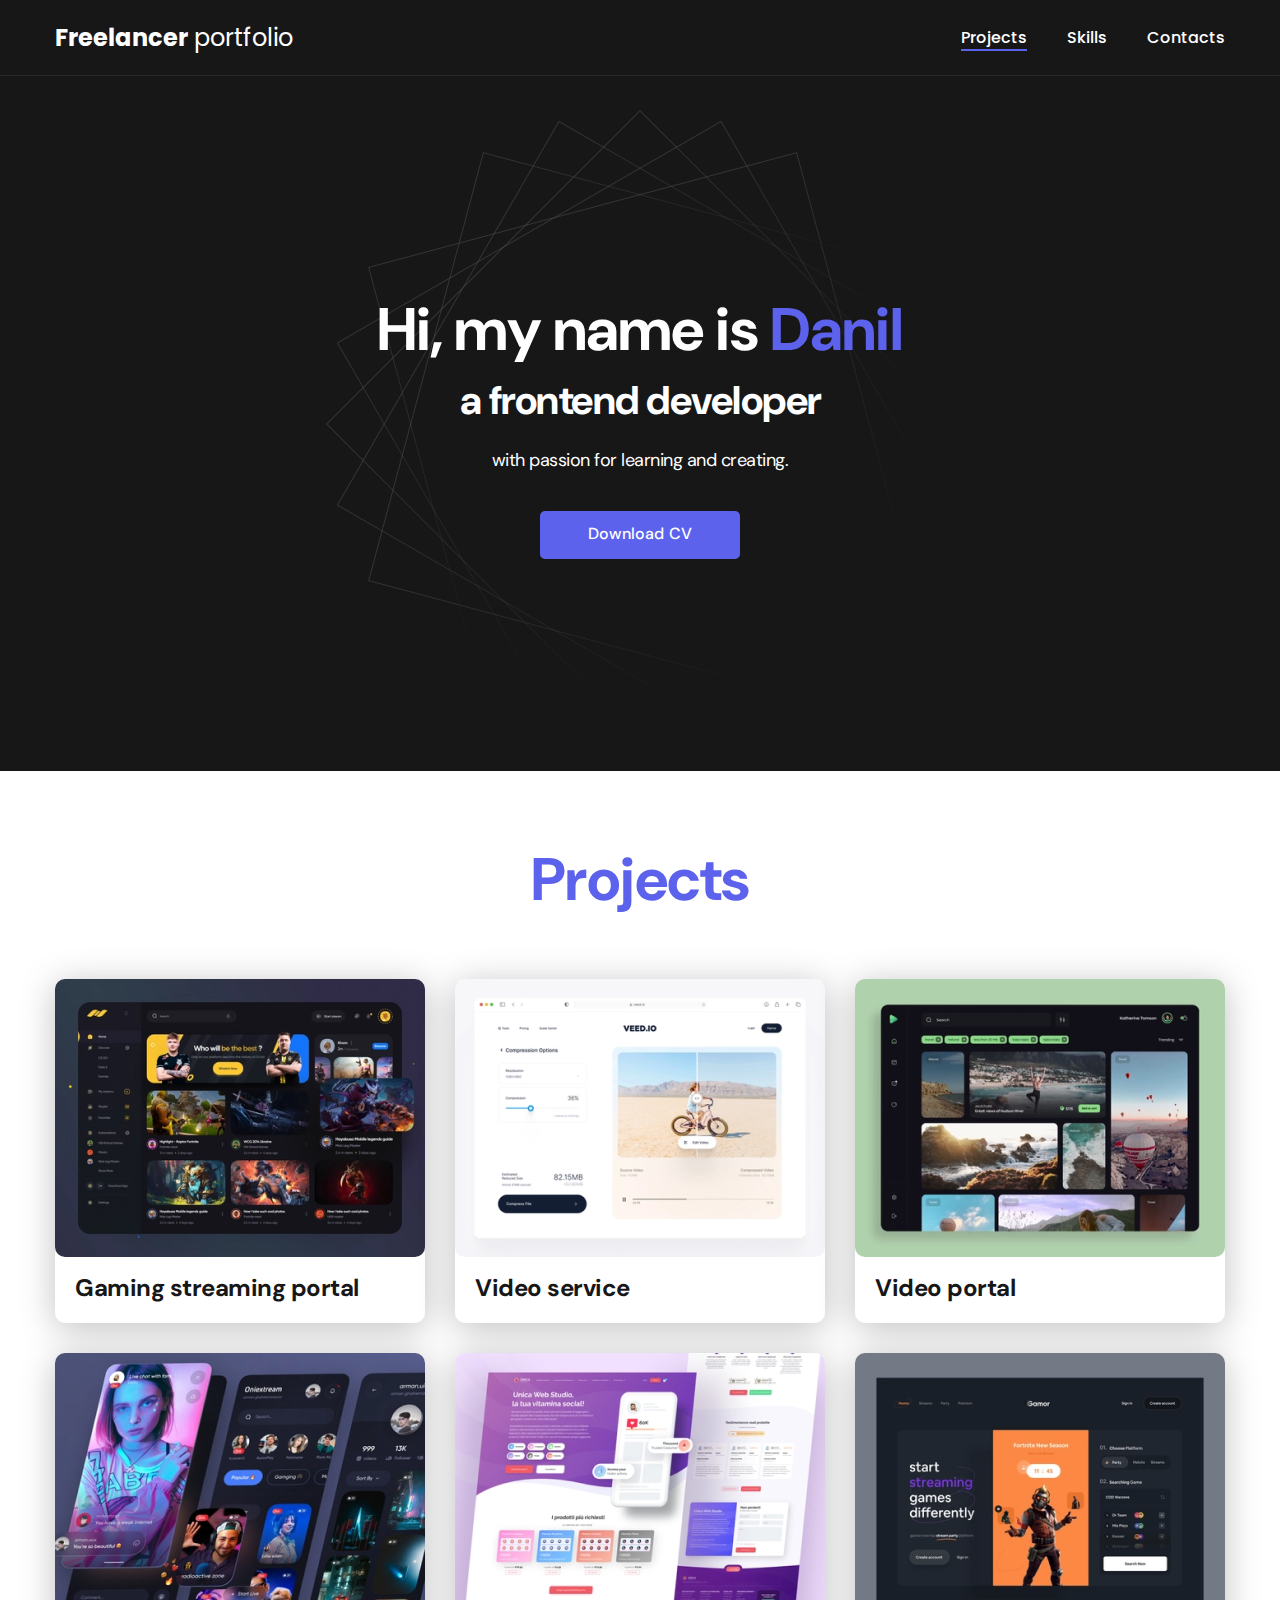
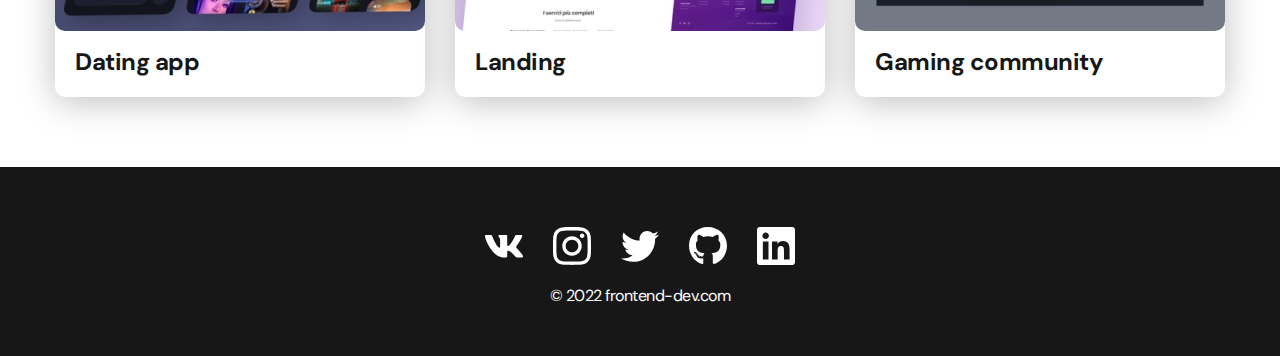
<file: index.html>
<!DOCTYPE html>
<html lang="en">
<head>
    <meta charset="UTF-8">
    <meta http-equiv="X-UA-Compatible" content="IE=edge">
    <meta name="viewport" content="width=device-width, initial-scale=1.0">
    <title>Freelancer portfolio</title>
    <link rel="stylesheet" href="./css/main.css">
</head>
<body>

    <nav class="nav">
        <div class="container">
            <div class="nav-row">
                <a href="./index.html" class="logo"><strong>Freelancer</strong> portfolio</a>
                <ul class="nav-list">
                    <li class="nav-list__item"><a href="./index.html" class="nav-list__link nav-list__link--active">Projects</a></li>
                    <li class="nav-list__item"><a href="./skills.html" class="nav-list__link">Skills</a></li>
                    <li class="nav-list__item"><a href="./contacts.html" class="nav-list__link">Contacts</a></li>
                </ul>
            </div>
        </div>
    </nav>

    <header class="header">
            <div class="header__wrapper">
                <h1 class="header__title">
                    <strong>Hi, my name is <em>Danil</em></strong><br>
                    a frontend developer
                </h1>
                <div class="header__text">
                    <p>with passion for learning and creating.</p>
                </div>
                <a href="#!" class="btn">Download CV</a>
            </div>
    </header>

    <main class="section">
        <div class="container">
            <h2 class="title-1">Projects</h2>
            <ul class="projects">
                <li class="project">
                    <a href="./project-page.html">
                        <img src="./img/projects/01.jpg" alt="project__img" class="project__img">
                        <h3 class="project__title">Gaming streaming portal</h3>
                    </a>
                </li>
                <li class="project">
                    <a href="./project-page.html">
                        <img src="./img/projects/02.jpg" alt="project__img" class="project__img">
                        <h3 class="project__title">Video service</h3>
                    </a>
                </li>
                <li class="project">
                    <a href="./project-page.html">
                        <img src="./img/projects/03.jpg" alt="project__img" class="project__img">
                        <h3 class="project__title">Video portal</h3>
                    </a>
                </li>
                <li class="project">
                    <a href="./project-page.html">
                        <img src="./img/projects/04.jpg" alt="project__img" class="project__img">
                        <h3 class="project__title">Dating app</h3>
                    </a>
                </li>
                <li class="project">
                    <a href="./project-page.html">
                        <img src="./img/projects/05.jpg" alt="project__img" class="project__img">
                        <h3 class="project__title">Landing</h3>
                    </a>
                </li>
                <li class="project">
                    <a href="./project-page.html">
                        <img src="./img/projects/06.jpg" alt="project__img" class="project__img">
                        <h3 class="project__title">Gaming community</h3>
                    </a>
                </li>
            </ul>
        </div>
    </main>

    <footer class="footer">
        <div class="container">
            <div class="footer__wrapper">
                <ul class="social">
                    <li class="social__item"><a href="#!"><img src="./img/icons/vk.svg" alt="Link"></a></li>
                    <li class="social__item"><a href="#!"><img src="./img/icons/instagram.svg" alt="Link"></a></li>
                    <li class="social__item"><a href="#!"><img src="./img/icons/twitter.svg" alt="Link"></a></li>
                    <li class="social__item"><a href="#!"><img src="./img/icons/gitHub.svg" alt="Link"></a></li>
                    <li class="social__item"><a href="#!"><img src="./img/icons/linkedIn.svg" alt="Link"></a></li>
                </ul>
            </div>
            <div class="copyright">
                <p>© 2022 frontend-dev.com</p>
            </div>
        </div>
    </footer>

</body>
</html>
</file>
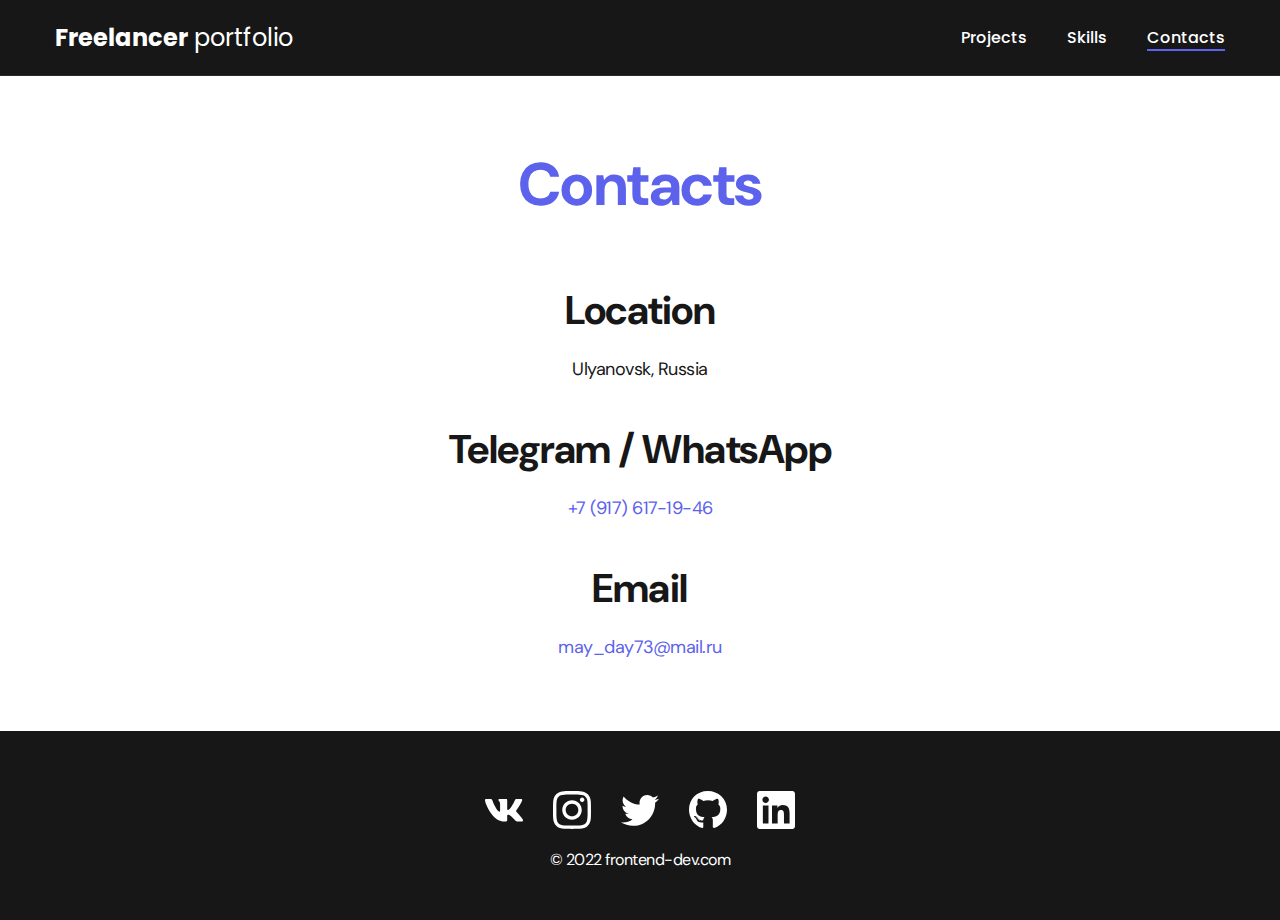
<file: contacts.html>
<!DOCTYPE html>
<html lang="en">
<head>
    <meta charset="UTF-8">
    <meta http-equiv="X-UA-Compatible" content="IE=edge">
    <meta name="viewport" content="width=device-width, initial-scale=1.0">
    <title>Freelancer portfolio</title>
    <link rel="stylesheet" href="./css/main.css">
</head>
<body>

    <nav class="nav">
        <div class="container">
            <div class="nav-row">
                <a href="./index.html" class="logo"><strong>Freelancer</strong> portfolio</a>
                <ul class="nav-list">
                    <li class="nav-list__item"><a href="./index.html" class="nav-list__link">Projects</a></li>
                    <li class="nav-list__item"><a href="./skills.html" class="nav-list__link">Skills</a></li>
                    <li class="nav-list__item"><a href="./contacts.html" class="nav-list__link nav-list__link--active">Contacts</a></li>
                </ul>
            </div>
        </div>
    </nav>

<main class="section">
    <div class="container">
        <h1 class="title-1">Contacts</h1>


        <ul class="content-list">
            <li class="content-list__item">
                <h2 class="title2">Location</h2>
                <p>Ulyanovsk, Russia</p>
            </li>
            <li class="content-list__item">
                <h2 class="title2">Telegram / WhatsApp</h2>
                <p><a href="tel:+79176171946">+7 (917) 617-19-46</a></p>
            </li>
            <li class="content-list__item">
                <h2 class="title2">Email</h2>
                <p><a href="mailto:may_day73@mail.ru">may_day73@mail.ru</a></p>
            </li>
        </ul>


    </div>
</main>

    <footer class="footer">
        <div class="container">
            <div class="footer__wrapper">
                <ul class="social">
                    <li class="social__item"><a href="#!"><img src="./img/icons/vk.svg" alt="Link"></a></li>
                    <li class="social__item"><a href="#!"><img src="./img/icons/instagram.svg" alt="Link"></a></li>
                    <li class="social__item"><a href="#!"><img src="./img/icons/twitter.svg" alt="Link"></a></li>
                    <li class="social__item"><a href="#!"><img src="./img/icons/gitHub.svg" alt="Link"></a></li>
                    <li class="social__item"><a href="#!"><img src="./img/icons/linkedIn.svg" alt="Link"></a></li>
                </ul>
            </div>
            <div class="copyright">
                <p>© 2022 frontend-dev.com</p>
            </div>
        </div>
    </footer>

</body>
</html>
</file>
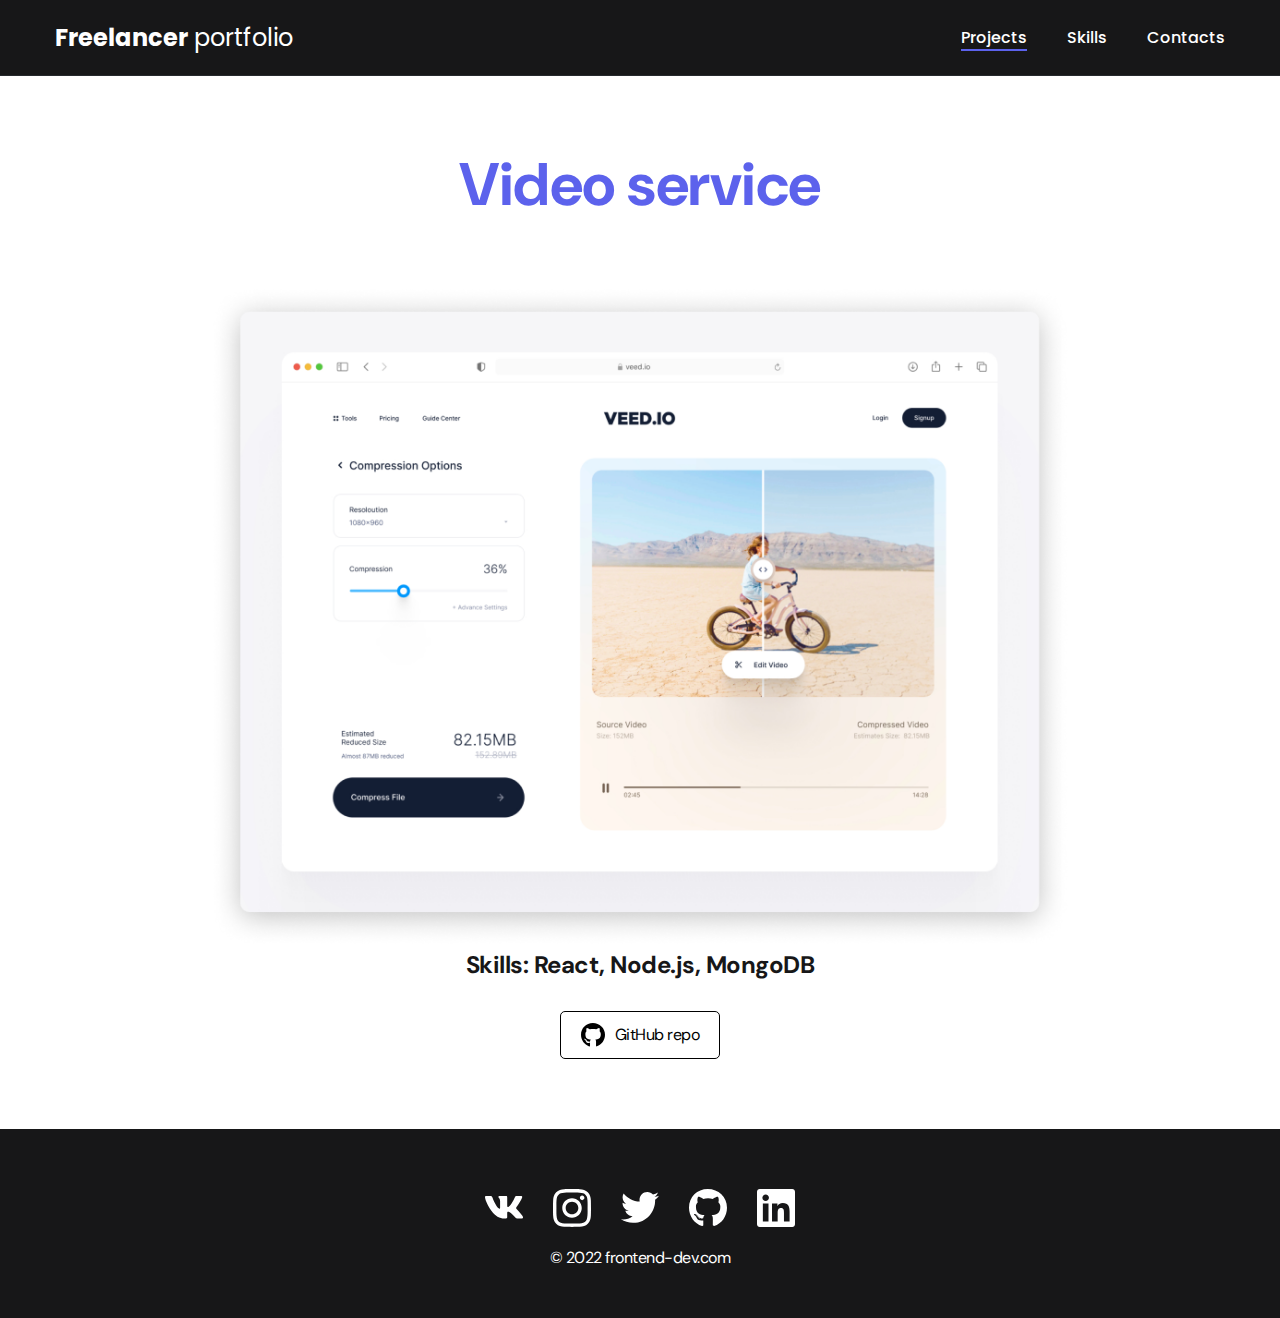
<file: project-page.html>
<!DOCTYPE html>
<html lang="en">
<head>
    <meta charset="UTF-8">
    <meta http-equiv="X-UA-Compatible" content="IE=edge">
    <meta name="viewport" content="width=device-width, initial-scale=1.0">
    <title>Freelancer portfolio</title>
    <link rel="stylesheet" href="./css/main.css">
</head>
<body>

    <nav class="nav">
        <div class="container">
            <div class="nav-row">
                <a href="./index.html" class="logo"><strong>Freelancer</strong> portfolio</a>
                <ul class="nav-list">
                    <li class="nav-list__item"><a href="./index.html" class="nav-list__link nav-list__link--active">Projects</a></li>
                    <li class="nav-list__item"><a href="./skills.html" class="nav-list__link">Skills</a></li>
                    <li class="nav-list__item"><a href="./contacts.html" class="nav-list__link">Contacts</a></li>
                </ul>
            </div>
        </div>
    </nav>

    <main class="section">
        <div class="container">
            <div class="project-details">

                <h1 class="title-1">Video service</h1>

                    <img src="./img/projects/07 1.png" alt="" class="project-details__cover">

                <div class="project-details__desc">
                    <p>Skills: React, Node.js, MongoDB</p>
                </div>

                <a href="#!" class="btn-outlin">
                    <img src="./img/icons/gitHub-black.svg" alt="">
                    GitHub repo
                </a>

            </div>

        </div>
    </main>

    <footer class="footer">
        <div class="container">
            <div class="footer__wrapper">
                <ul class="social">
                    <li class="social__item"><a href="#!"><img src="./img/icons/vk.svg" alt="Link"></a></li>
                    <li class="social__item"><a href="#!"><img src="./img/icons/instagram.svg" alt="Link"></a></li>
                    <li class="social__item"><a href="#!"><img src="./img/icons/twitter.svg" alt="Link"></a></li>
                    <li class="social__item"><a href="#!"><img src="./img/icons/gitHub.svg" alt="Link"></a></li>
                    <li class="social__item"><a href="#!"><img src="./img/icons/linkedIn.svg" alt="Link"></a></li>
                </ul>
            </div>
            <div class="copyright">
                <p>© 2022 frontend-dev.com</p>
            </div>
        </div>
    </footer>

</body>
</html>
</file>
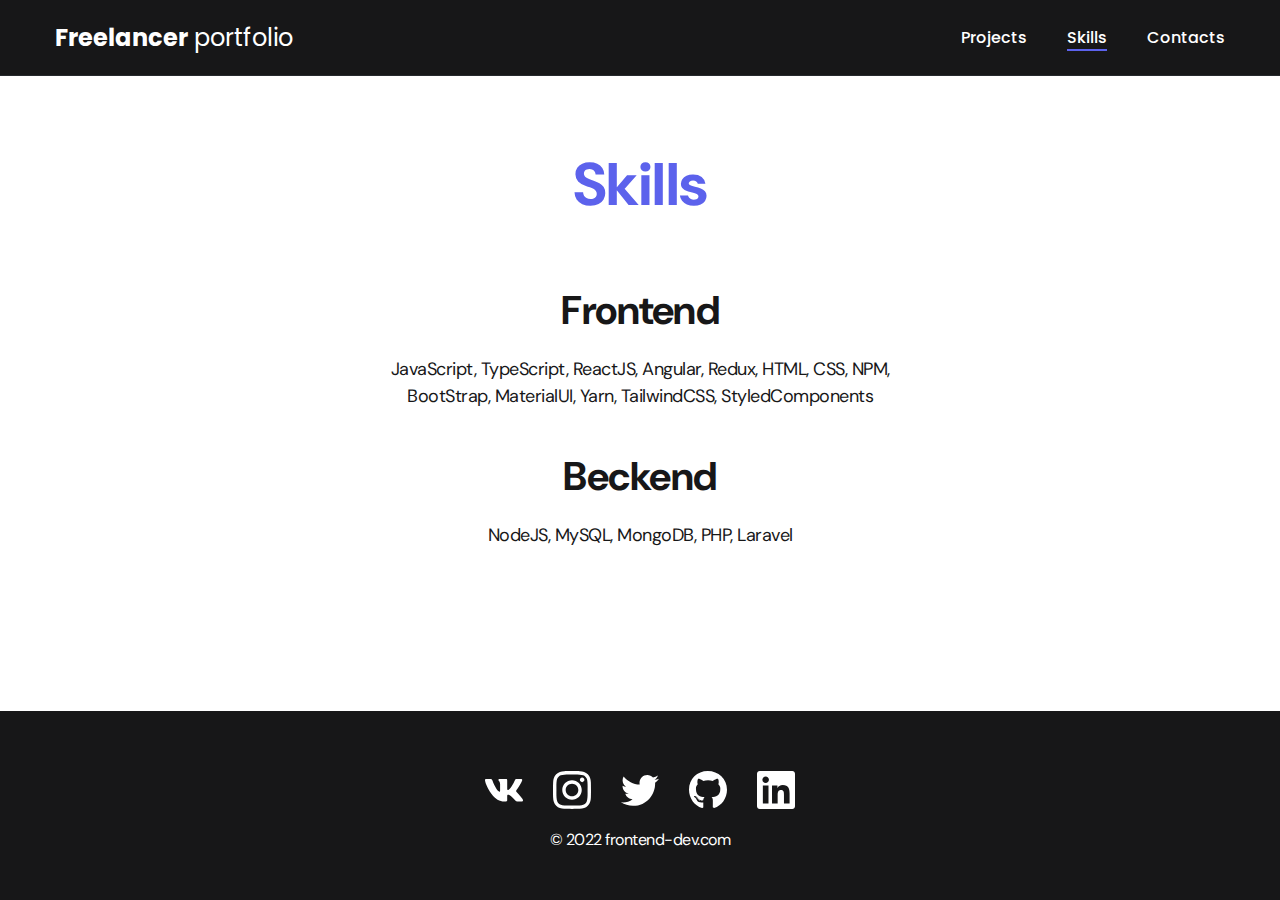
<file: skills.html>
<!DOCTYPE html>
<html lang="en">
<head>
    <meta charset="UTF-8">
    <meta http-equiv="X-UA-Compatible" content="IE=edge">
    <meta name="viewport" content="width=device-width, initial-scale=1.0">
    <title>Freelancer portfolio</title>
    <link rel="stylesheet" href="./css/main.css">
</head>
<body>

    <nav class="nav">
        <div class="container">
            <div class="nav-row">
                <a href="./index.html" class="logo"><strong>Freelancer</strong> portfolio</a>
                <ul class="nav-list">
                    <li class="nav-list__item"><a href="./index.html" class="nav-list__link">Projects</a></li>
                    <li class="nav-list__item"><a href="./skills.html" class="nav-list__link nav-list__link--active">Skills</a></li>
                    <li class="nav-list__item"><a href="./contacts.html" class="nav-list__link">Contacts</a></li>
                </ul>
            </div>
        </div>
    </nav>

<main class="section">
    <div class="container">
        <h1 class="title-1">Skills</h1>


        <ul class="content-list">
            <li class="content-list__item">
                <h2 class="title2">Frontend</h2>
                <p>JavaScript, TypeScript, ReactJS, Angular, Redux, HTML, CSS, NPM, BootStrap, MaterialUI, Yarn, TailwindCSS, StyledComponents</p>
            </li>
            <li class="content-list__item">
                <h2 class="title2">Beckend</h2>
                <p>NodeJS, MySQL, MongoDB, PHP, Laravel</p>
            </li>
        </ul>


    </div>
</main>

    <footer class="footer">
        <div class="container">
            <div class="footer__wrapper">
                <ul class="social">
                    <li class="social__item"><a href="#!"><img src="./img/icons/vk.svg" alt="Link"></a></li>
                    <li class="social__item"><a href="#!"><img src="./img/icons/instagram.svg" alt="Link"></a></li>
                    <li class="social__item"><a href="#!"><img src="./img/icons/twitter.svg" alt="Link"></a></li>
                    <li class="social__item"><a href="#!"><img src="./img/icons/gitHub.svg" alt="Link"></a></li>
                    <li class="social__item"><a href="#!"><img src="./img/icons/linkedIn.svg" alt="Link"></a></li>
                </ul>
            </div>
            <div class="copyright">
                <p>© 2022 frontend-dev.com</p>
            </div>
        </div>
    </footer>

</body>
</html>
</file>
<file: css/main.css>
@import "./reset.css";
@import url('https://fonts.googleapis.com/css2?family=Cuprum:ital,wght@0,400;0,500;1,500&family=DM+Sans:wght@400;500;700&family=Pacifico&family=Poppins:wght@400;500;700&display=swap');

/*
font-family: 'Cuprum', sans-serif;
font-family: 'DM Sans', sans-serif;
font-family: 'Pacifico', cursive;
font-family: 'Poppins', sans-serif;
*/

:root {
    --blackpure: #000;
    --black: #171718;
    --black-border: #26292d;
    --white: #fff;
    --purple: #5C62EC;

    --text-color: var(--black);
    --dark-bg: var(--black);
    --dark-border: var(--black-border);
    --header-text: var(--white);
    --accent: var(--purple);
}

html, body {
    font-family: 'DM Sans', sans-serif;
    letter-spacing: -0.5px;
    color: var(--text-color);
    height: 100%;
    display: flex;
    flex-direction: column;
}

.container {
    margin: 0 auto;
    padding: 0 15px;
    max-width: 1200px;
}

.nav {
    padding: 20px 0;
    border-bottom: 1px solid var(--dark-border);
    background-color: var(--dark-bg);
    color: var(--header-text);
    letter-spacing: normal;
}

.nav-row {
    display: flex;
    justify-content: space-between;
    align-items: center;
    column-gap: 30px;
    row-gap: 20px;
    flex-wrap: wrap;
}

.logo {
    color: var(--header-text);
    font-size: 24px;
    font-family: 'Poppins', sans-serif;
}

.logo strong {
    font-weight: 700;
}

.nav-list {
    display: flex;
    flex-wrap: wrap;
    row-gap: 10px;
    align-items: center;
    column-gap: 40px;
    font-size: 16px;
    font-weight: 500;
    font-family: 'Poppins', sans-serif;
}

.nav-list__link {
    color: var(--header-text);
    transition: opacity 0.2s ease-in;
}

.nav-list__link:hover {
    opacity: 0.8;
}

.nav-list__link--active {
    position: relative;
}

.nav-list__link--active::before {
    content: "";
    position: absolute;
    left: 0;
    top: 100%;
    display: block;
    height: 2px;
    width: 100%;
    background-color: var(--accent);
}

.header {
    padding: 40px 0;
    min-height: 695px;

    display: flex;
    justify-content: center;
    align-items: center;


    background-color: var(--dark-bg);
    background-image: url('./img/header-bg.png');
    background-repeat: no-repeat;
    background-size: auto;
    background-position: center center;

    color: var(--header-text);
    text-align: center;
}

.header__wrapper {
    padding: 0 15px;
    max-width: 660px;
}

.header__title {
    margin-bottom: 20px;
    font-size: 40px;
    font-weight: 700;
    line-height: 1.4;
}
    
.header__title strong {
    font-size: 60px;
    font-weight: 700;
}

.header__title em {
    font-style: normal;
    color: var(--accent);
}

.header__text {
    margin-bottom: 40px;
    font-size: 18px;
    line-height: 1.333;
}
    
.header__text p+p {
    margin-top: 0.5em;
}

.btn {
    display: inline-block;
    height: 48px;
    padding: 12px 48px;

    border-radius: 5px;
    background-color: var(--accent);
    color: var(--white);
    letter-spacing: 0.15px;
    font-size: 16px;
    font-weight: 500;

    transition: opacity 0.2s ease-in;
}

.btn:hover {
    opacity: 0.8;
}

.btn:active {
    position: relative;
    top: 1px;
}

.section {
    padding: 70px 0;
}

.title-1 {
    margin-bottom: 60px;

    font-size: 60px;
    font-weight: 700;
    line-height: 1.3;
    color: var(--accent);
    text-align: center;
}

.projects {
    display: flex;
    justify-content: center;
    flex-wrap: wrap;
    column-gap: 30px;
    row-gap: 30px;
}

.project {
   max-width: 370px;
   background-color: var(--white);
   box-shadow: 0px 5px 35px rgba(0, 0, 0, 0.25);
   border-radius: 10px;
}

.project__img {
    border-radius: 10px;
}

.project__title {
    padding: 15px 20px 20px;
    font-weight: 700;
    font-size: 24px;
    line-height: 1.3;
    color: var(--black);
}

.project-details {
    margin: 0 auto;
    max-width: 865px;
    display: flex;
    flex-direction: column;
    align-items: center;
}

.product-details__cover {
    max-width: 100%;
    margin-bottom: 40px;

    filter: drop-shadow(0px 5px 35px rgba(0, 0, 0, 0.25));
    border-radius: 10px;
}

.project-details__desc {
    margin-bottom: 30px;
    font-weight: 700;
    font-size: 24px;
    line-height: 1.3;
}

.btn-outlin {
    display: flex;
    column-gap: 10px;
    align-items: center;

    height: 48px;
    padding: 12px 20px;
    border-radius: 5px;

    border: 1px solid #000;
    color: #000;
    
    transition: opacity 0.2s ease-in;
}

.btn-outlin:hover {
    opacity: 0.8;
}

.btn-outlin:active {
    position: relative;
    top: 1px;
}

.footer {
    margin-top: auto;
    padding: 60px 0 50px;
    background-color: var(--dark-bg);
    color: var(--header-text);
}

.footer__wrapper {
    display: flex;
    align-items: center;
    flex-direction: column;
    row-gap: 27px;
}

.social {
    display: flex;
    column-gap: 30px;
    align-items: center;
}

.copyright {
    padding-top: 20px;
    font-size: 16px;
    text-align: center;
}

.copyright p+p {
    margin-top: 0.5em;
}
.copyright p {
    text-align: center;
}

.content-list {
    margin: 0 auto;
   max-width: 570px;
   display: flex;
   flex-direction: column;
   align-items: center;
   row-gap: 40px;
   text-align: center;
}

.content-list a {
   color: var(--accent);
}

.content-list__item {
    font-size: 18px;
    line-height: 1.5;
}

.content-list__item p+p {
    margin-top: 0.5em;
}

.title2 {
    margin-bottom: 20px;

    font-size: 40px;
    font-weight: 700;
    line-height: 1.3;
}

@media (max-width: 620px) {
    .header {
        min-height: unset;
    } 

    .header__title {
        font-size: 30px;
    }


    .header__title strong {
        font-size: 40px;
    }

    .section {
        font-size: 40px 0;
    }

    .title-1 {
        margin-bottom: 30px;
        font-size: 40px;
    }

    .project__title {
        font-size: 22px;
    }

    .footer {
        padding: 40px 0 30px;
    }

    .footer__wrapper {
        column-gap: 20px;
    }

    .social {
        column-gap: 20px;
    }

    .social__item {
        width: 28px;
    }

}
</file>
